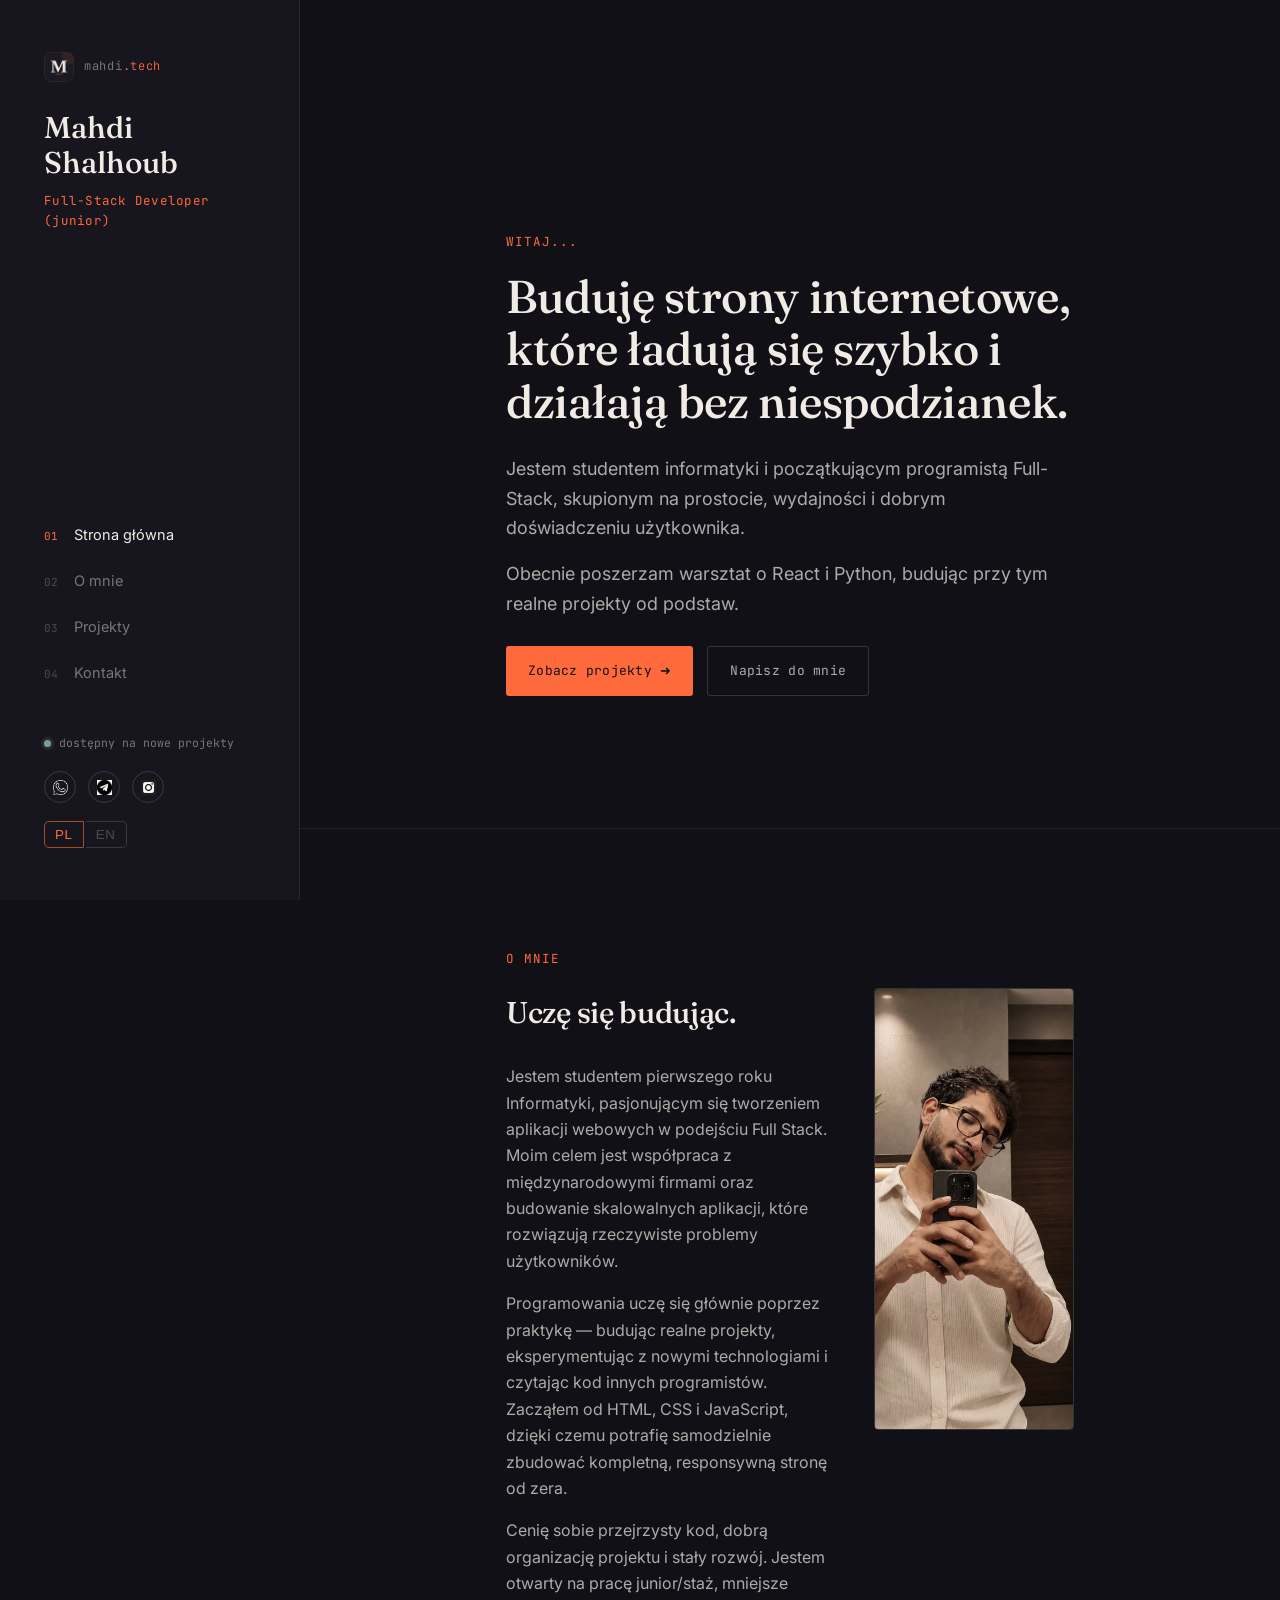
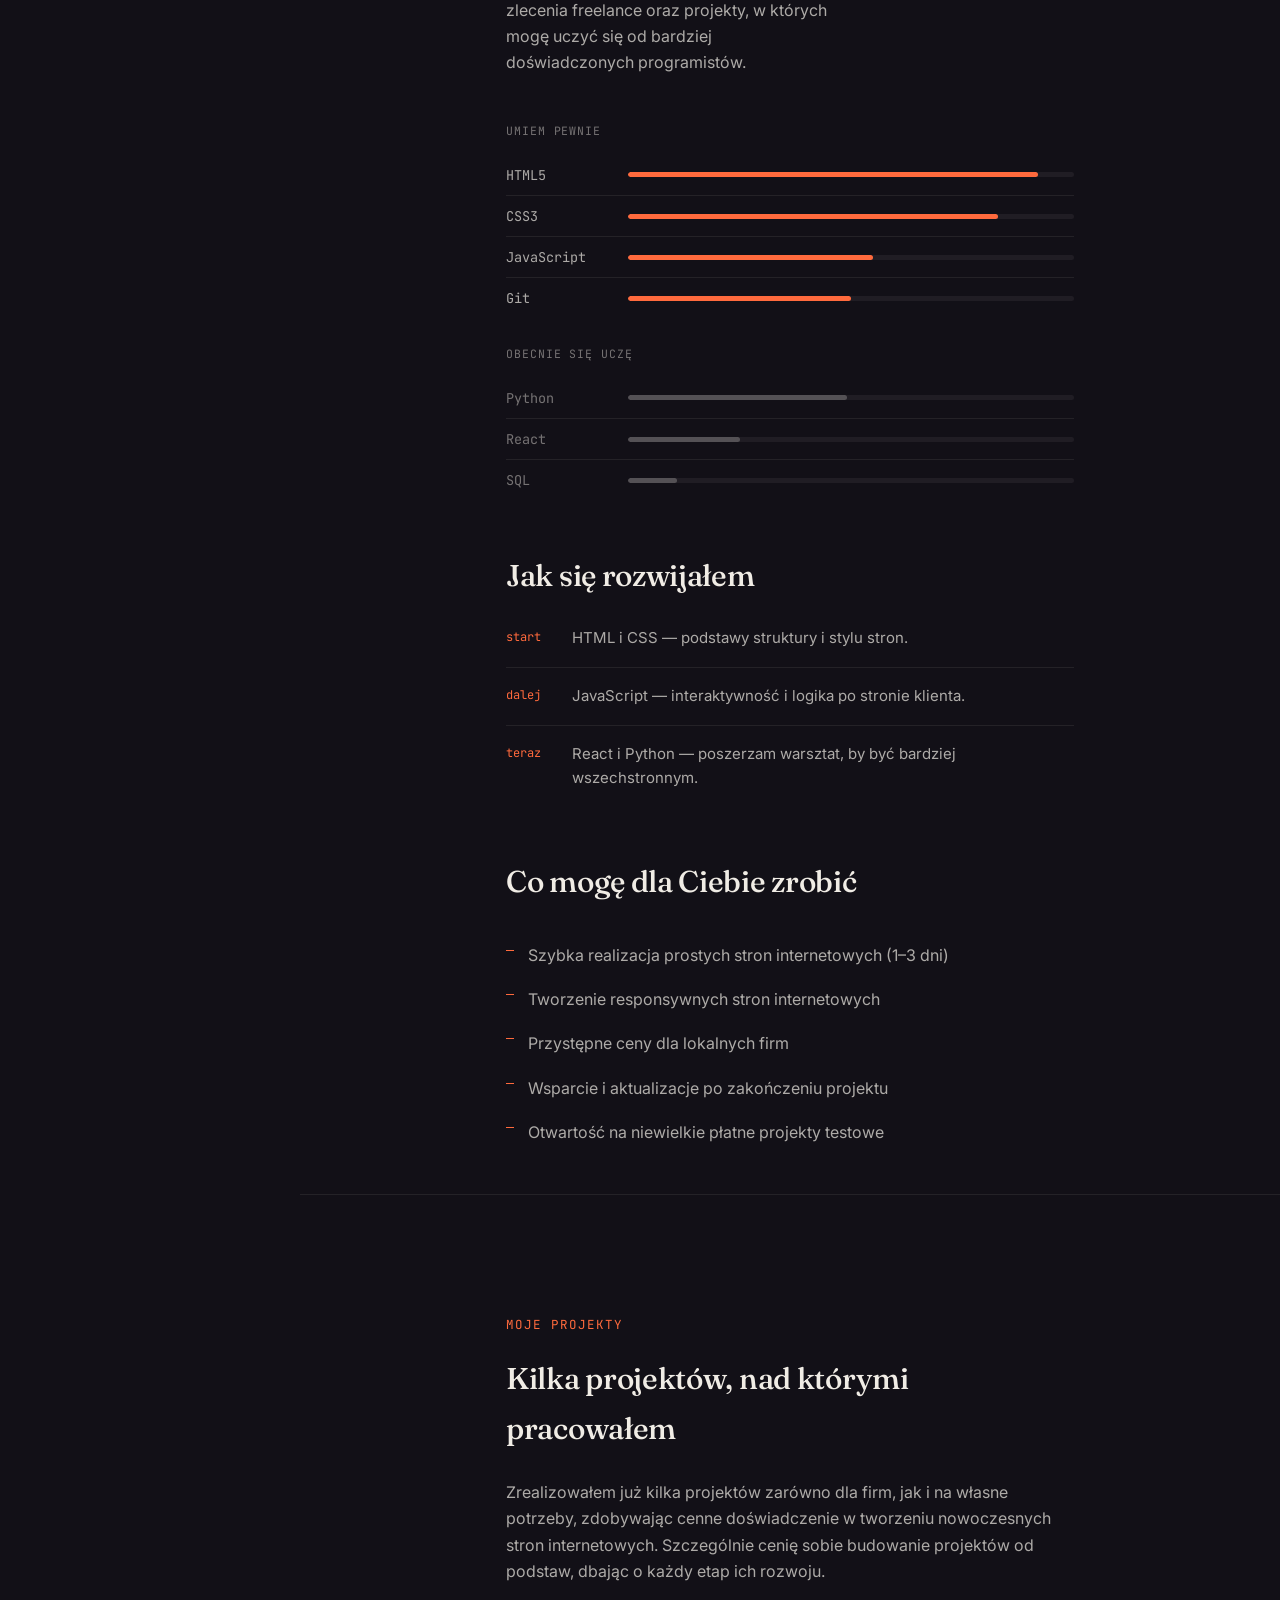
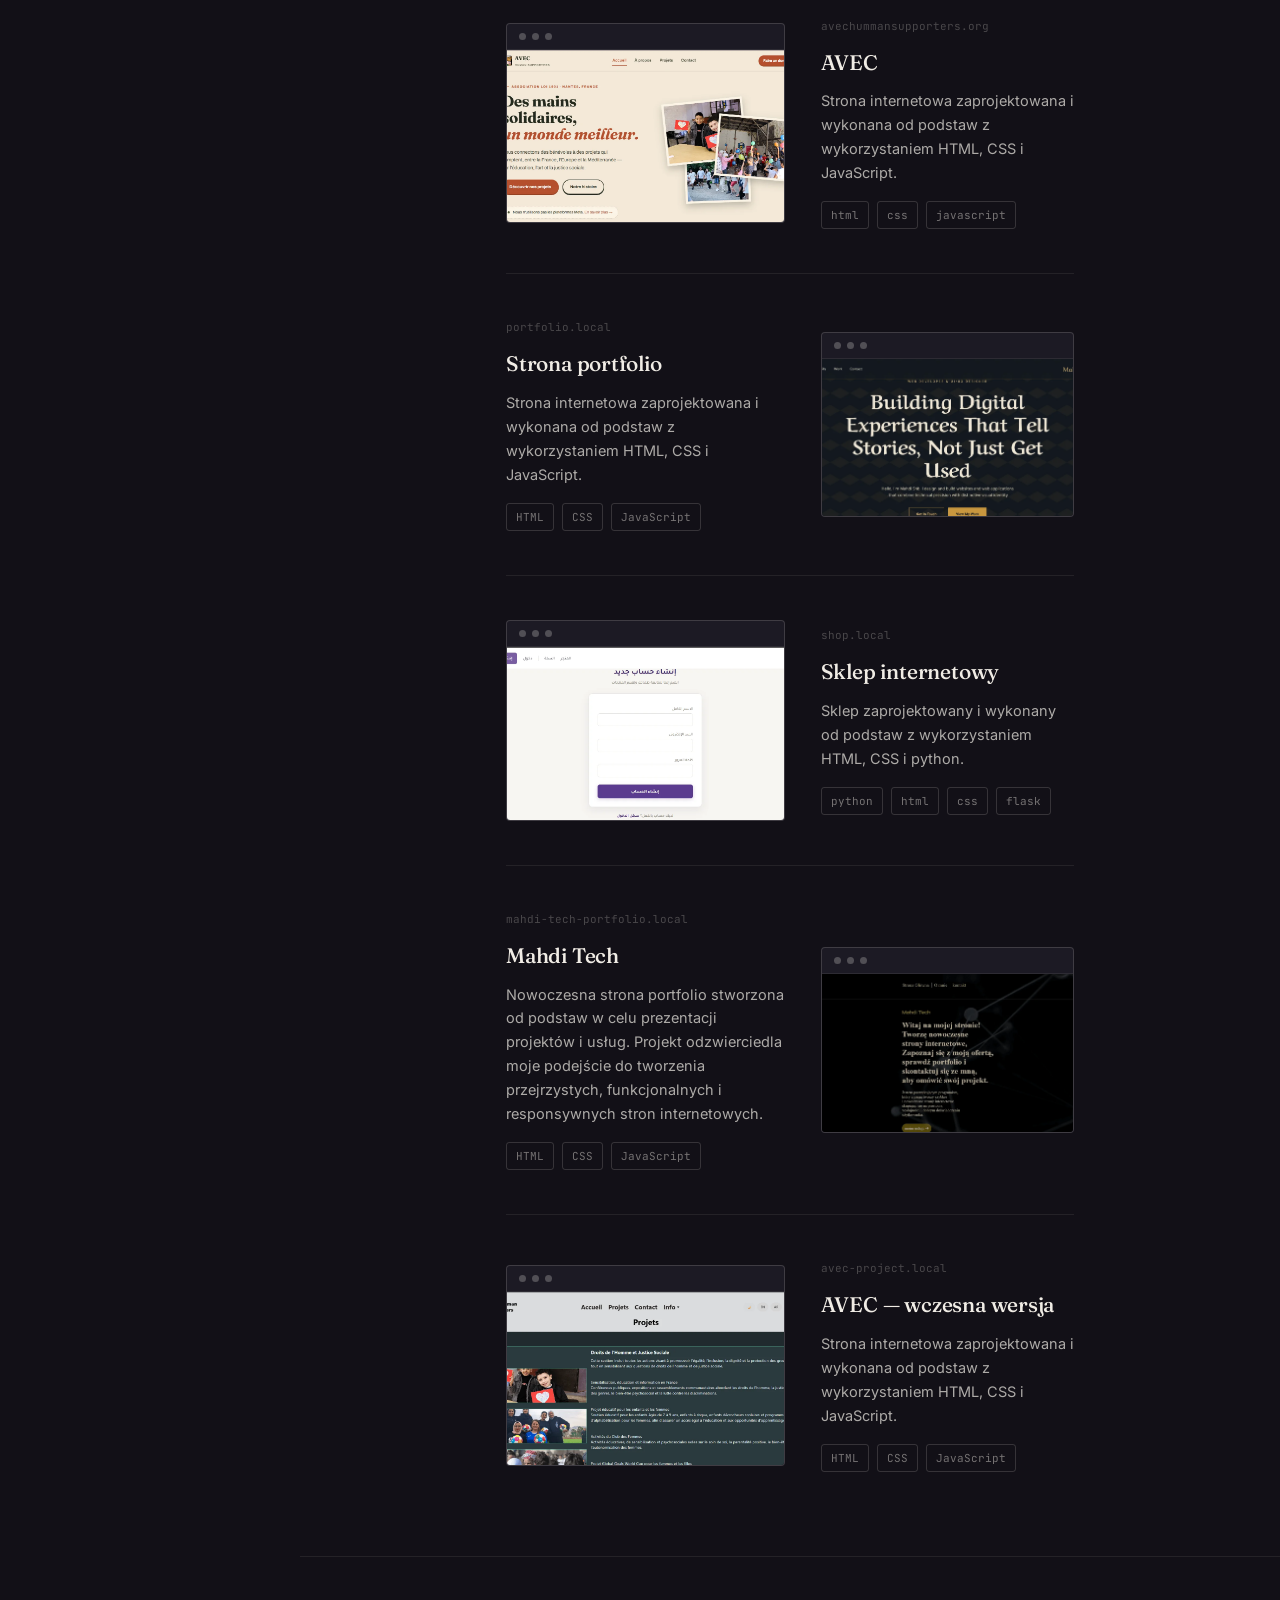
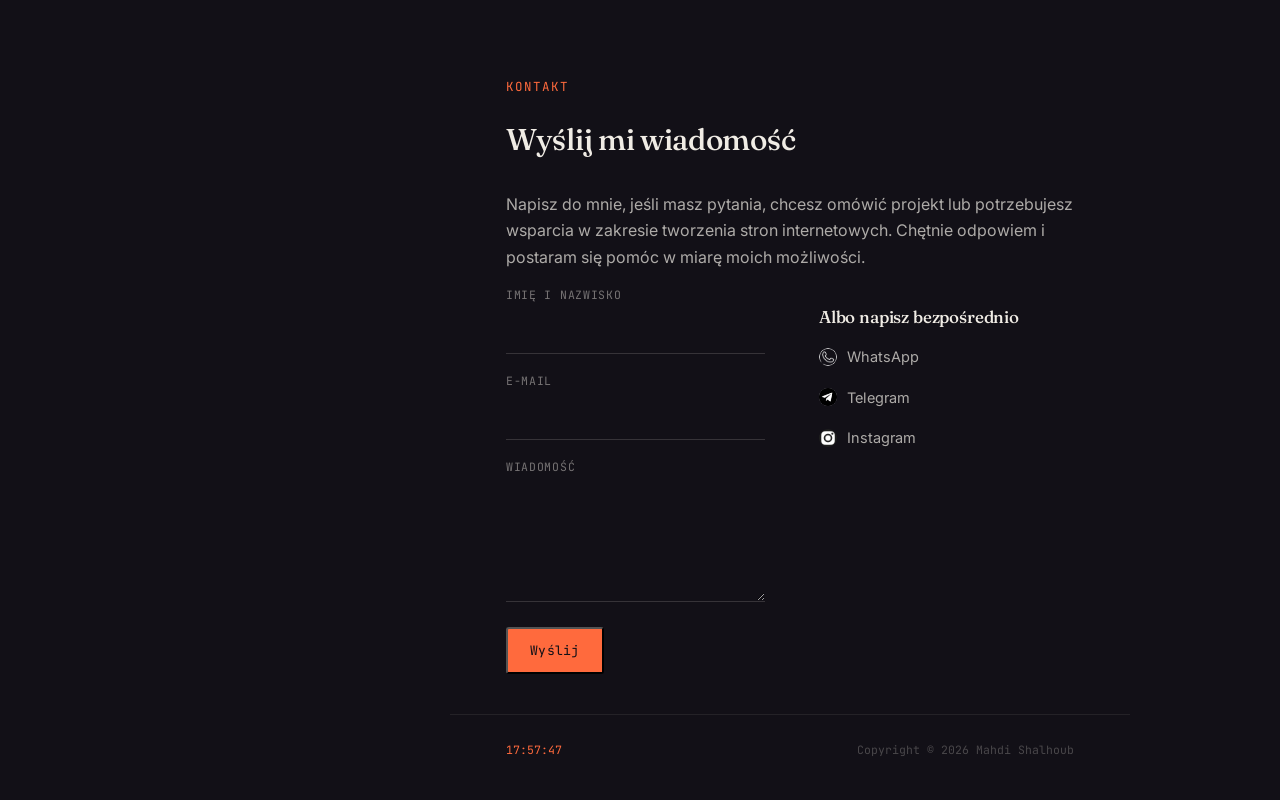
<file: index.html>
<!DOCTYPE html>
<html lang="pl">
<head>
<meta charset="UTF-8">
<meta name="viewport" content="width=device-width, initial-scale=1.0">
<title>Mahdi Shb — Full-Stack Developer</title>
<meta name="description" content="Mahdi Shalhoub — portfolio of a full-stack web developer. Modern, fast, responsive websites.">
<link rel="stylesheet" href="styles.css">
<link rel="icon" type="image/webp" href="pictures/logo.webp">
<link rel="preconnect" href="https://fonts.googleapis.com">
<link href="https://fonts.googleapis.com/css2?family=Fraunces:opsz,wght@9..144,400..600&family=Inter:wght@400;500;600&family=JetBrains+Mono:wght@400;500&display=swap" rel="stylesheet">
</head>
<body>

<!-- ============ DESKTOP IDENTITY RAIL ============ -->
<aside class="rail">
  <div class="rail-id">
    <a href="#home" class="rail-mark">
      <img src="pictures/logo.webp" alt="Mahdi Shalhoub logo">
      <span>mahdi<b class="cc">.tech</b></span>
    </a>
    <p class="rail-name">Mahdi<br>Shalhoub</p>
    <p class="rail-role" data-pl="Full-Stack Developer (junior)" data-en="Full-Stack Developer (junior)">Full-Stack Developer (junior)</p>
  </div>

  <nav class="rail-nav">
    <a class="rail-link" data-section="home" href="#home"><span class="idx">01</span><span data-pl="Strona główna" data-en="Home">Strona główna</span></a>
    <a class="rail-link" data-section="about" href="#about"><span class="idx">02</span><span data-pl="O mnie" data-en="About">O mnie</span></a>
    <a class="rail-link" data-section="projects" href="#projects"><span class="idx">03</span><span data-pl="Projekty" data-en="Projects">Projekty</span></a>
    <a class="rail-link" data-section="contact" href="#contact"><span class="idx">04</span><span data-pl="Kontakt" data-en="Contact">Kontakt</span></a>
  </nav>

  <div class="rail-foot">
    <div class="rail-status">
      <span class="dot"></span>
      <span data-pl="dostępny na nowe projekty" data-en="available for new projects">dostępny na nowe projekty</span>
    </div>
    <div class="rail-social">
      <a href="https://wa.me/+48517339377" target="_blank" rel="noopener" aria-label="WhatsApp"><img src="pictures/wapp3.webp" alt=""></a>
      <a href="https://t.me/mahdeeshb" target="_blank" rel="noopener" aria-label="Telegram"><img src="pictures/tg.webp" alt=""></a>
      <a href="https://www.instagram.com/ii._._.oo/" target="_blank" rel="noopener" aria-label="Instagram"><img src="pictures/ig.webp" alt=""></a>
    </div>
    <div class="rail-lang">
      <button data-lang="pl" class="on">PL</button>
      <button data-lang="en">EN</button>
    </div>
  </div>
</aside>

<!-- ============ MOBILE TOP BAR ============ -->
<div class="mbar">
  <a href="#home" class="mbar-name">mahdi<b class="cc">.tech</b></a>
  <nav class="mbar-nav">
    <a data-section="home" href="#home" data-pl="Główna" data-en="Home">Główna</a>
    <a data-section="about" href="#about" data-pl="O mnie" data-en="About">O mnie</a>
    <a data-section="projects" href="#projects" data-pl="Projekty" data-en="Projects">Projekty</a>
    <a data-section="contact" href="#contact" data-pl="Kontakt" data-en="Contact">Kontakt</a>
  </nav>
</div>

<main>

<!-- ============ HOME ============ -->
<section id="home" class="page-section">
  <p class="eyebrow" data-pl="witaj..." data-en="welcome...">witaj...</p>
  <h1 data-pl="Buduję strony internetowe, które ładują się szybko i działają bez niespodzianek." data-en="I build websites that load fast and work without surprises.">
    Buduję strony internetowe, które ładują się szybko i działają bez niespodzianek.
  </h1>
  <div class="hero-lines fade-in">
    <p class="lede" data-pl="Jestem studentem informatyki i początkującym programistą Full-Stack, skupionym na prostocie, wydajności i dobrym doświadczeniu użytkownika." data-en="I'm a Computer Science student and early-career Full-Stack developer, focused on simplicity, performance, and a great user experience.">
      Jestem studentem informatyki i początkującym programistą Full-Stack, skupionym na prostocie, wydajności i dobrym doświadczeniu użytkownika.
    </p>
    <p data-pl="Obecnie poszerzam warsztat o React i Python, budując przy tym realne projekty od podstaw." data-en="I'm currently expanding into React and Python, building real projects from scratch along the way.">
      Obecnie poszerzam warsztat o React i Python, budując przy tym realne projekty od podstaw.
    </p>
    <div class="hero-cta">
      <a class="btn" href="#projects"><span data-pl="Zobacz projekty ➜" data-en="View projects ➜">Zobacz projekty ➜</span></a>
      <a class="btn ghost" href="#contact"><span data-pl="Napisz do mnie" data-en="Get in touch">Napisz do mnie</span></a>
    </div>
  </div>
</section>

<hr class="rule">

<!-- ============ ABOUT ============ -->
<section id="about" class="page-section">
  <p class="eyebrow" data-pl="o mnie" data-en="about">o mnie</p>

  <div class="about-grid">
    <div>
      <h2 data-pl="Uczę się budując." data-en="I learn by building.">Uczę się budując.</h2>
      <p data-pl="Jestem studentem pierwszego roku Informatyki, pasjonującym się tworzeniem aplikacji webowych w podejściu Full Stack. Moim celem jest współpraca z międzynarodowymi firmami oraz budowanie skalowalnych aplikacji, które rozwiązują rzeczywiste problemy użytkowników."
         data-en="I'm a first-year Computer Science student, passionate about building web applications with a full-stack approach. My goal is to collaborate with international companies and build scalable web applications that solve real user problems.">
        Jestem studentem pierwszego roku Informatyki, pasjonującym się tworzeniem aplikacji webowych w podejściu Full Stack. Moim celem jest współpraca z międzynarodowymi firmami oraz budowanie skalowalnych aplikacji, które rozwiązują rzeczywiste problemy użytkowników.
      </p>
      <p data-pl="Programowania uczę się głównie poprzez praktykę — budując realne projekty, eksperymentując z nowymi technologiami i czytając kod innych programistów. Zacząłem od HTML, CSS i JavaScript, dzięki czemu potrafię samodzielnie zbudować kompletną, responsywną stronę od zera."
         data-en="I learn mostly by doing — building real projects, experimenting with new technologies, and reading other developers' code. I started with HTML, CSS, and JavaScript, which means I can build a complete, responsive website from scratch on my own.">
        Programowania uczę się głównie poprzez praktykę — budując realne projekty, eksperymentując z nowymi technologiami i czytając kod innych programistów. Zacząłem od HTML, CSS i JavaScript, dzięki czemu potrafię samodzielnie zbudować kompletną, responsywną stronę od zera.
      </p>
      <p data-pl="Cenię sobie przejrzysty kod, dobrą organizację projektu i stały rozwój. Jestem otwarty na pracę junior/staż, mniejsze zlecenia freelance oraz projekty, w których mogę uczyć się od bardziej doświadczonych programistów."
         data-en="I care about clean code, well-organized projects, and constant improvement. I'm open to junior roles, internships, smaller freelance jobs, and projects where I can learn from more experienced developers.">
        Cenię sobie przejrzysty kod, dobrą organizację projektu i stały rozwój. Jestem otwarty na pracę junior/staż, mniejsze zlecenia freelance oraz projekty, w których mogę uczyć się od bardziej doświadczonych programistów.
      </p>
    </div>
    <div class="about-photo">
      <img src="pictures/me.webp" alt="Mahdi Shalhoub" loading="lazy">
    </div>
  </div>

  <div class="confidence">
    <p class="confidence-label" data-pl="umiem pewnie" data-en="confident with">umiem pewnie</p>
    <div class="confidence-group">
      <div class="confidence-row"><span class="confidence-name">HTML5</span><div class="confidence-bar"><div class="confidence-fill" style="width:92%"></div></div></div>
      <div class="confidence-row"><span class="confidence-name">CSS3</span><div class="confidence-bar"><div class="confidence-fill" style="width:83%"></div></div></div>
      <div class="confidence-row"><span class="confidence-name">JavaScript</span><div class="confidence-bar"><div class="confidence-fill" style="width:55%"></div></div></div>
      <div class="confidence-row"><span class="confidence-name">Git</span><div class="confidence-bar"><div class="confidence-fill" style="width:50%"></div></div></div>
    </div>
    <p class="confidence-label" data-pl="obecnie się uczę" data-en="currently learning">obecnie się uczę</p>
    <div class="confidence-group">
      <div class="confidence-row learning"><span class="confidence-name">Python</span><div class="confidence-bar"><div class="confidence-fill" style="width:49%"></div></div></div>
      <div class="confidence-row learning"><span class="confidence-name">React</span><div class="confidence-bar"><div class="confidence-fill" style="width:25%"></div></div></div>
      <div class="confidence-row learning"><span class="confidence-name">SQL</span><div class="confidence-bar"><div class="confidence-fill" style="width:11%"></div></div></div>
    </div>
  </div>

  <h2 style="margin-top:50px;" data-pl="Jak się rozwijałem" data-en="How I got here">Jak się rozwijałem</h2>
  <ul class="timeline">
    <li><span class="year" data-pl="start" data-en="start">start</span><p data-pl="HTML i CSS — podstawy struktury i stylu stron." data-en="HTML and CSS — the basics of page structure and style.">HTML i CSS — podstawy struktury i stylu stron.</p></li>
    <li><span class="year" data-pl="dalej" data-en="next">dalej</span><p data-pl="JavaScript — interaktywność i logika po stronie klienta." data-en="JavaScript — interactivity and client-side logic.">JavaScript — interaktywność i logika po stronie klienta.</p></li>
    <li><span class="year" data-pl="teraz" data-en="now">teraz</span><p data-pl="React i Python — poszerzam warsztat, by być bardziej wszechstronnym." data-en="React and Python — expanding my toolkit to become more well-rounded.">React i Python — poszerzam warsztat, by być bardziej wszechstronnym.</p></li>
  </ul>

  <h2 style="margin-top:50px;" data-pl="Co mogę dla Ciebie zrobić" data-en="What I can do for you">Co mogę dla Ciebie zrobić</h2>
  <ul class="offer-list">
    <li data-pl="Szybka realizacja prostych stron internetowych (1–3 dni)" data-en="Fast turnaround on simple websites (1–3 days)">Szybka realizacja prostych stron internetowych (1–3 dni)</li>
    <li data-pl="Tworzenie responsywnych stron internetowych" data-en="Fully responsive web design">Tworzenie responsywnych stron internetowych</li>
    <li data-pl="Przystępne ceny dla lokalnych firm" data-en="Affordable rates for local businesses">Przystępne ceny dla lokalnych firm</li>
    <li data-pl="Wsparcie i aktualizacje po zakończeniu projektu" data-en="Post-launch support and updates">Wsparcie i aktualizacje po zakończeniu projektu</li>
    <li data-pl="Otwartość na niewielkie płatne projekty testowe" data-en="Open to small paid test projects">Otwartość na niewielkie płatne projekty testowe</li>
  </ul>
</section>

<hr class="rule">

<!-- ============ PROJECTS ============ -->
<section id="projects" class="page-section">
  <p class="eyebrow" data-pl="moje projekty" data-en="my projects">moje projekty</p>
  <h2 data-pl="Kilka projektów, nad którymi pracowałem" data-en="A few projects I've worked on">Kilka projektów, nad którymi pracowałem</h2>
  <p data-pl="Zrealizowałem już kilka projektów zarówno dla firm, jak i na własne potrzeby, zdobywając cenne doświadczenie w tworzeniu nowoczesnych stron internetowych. Szczególnie cenię sobie budowanie projektów od podstaw, dbając o każdy etap ich rozwoju."
     data-en="I've completed several projects, both for clients and on my own initiative, gaining real experience building modern websites. I especially enjoy building projects from scratch and staying involved in every stage of development.">
    Zrealizowałem już kilka projektów zarówno dla firm, jak i na własne potrzeby, zdobywając cenne doświadczenie w tworzeniu nowoczesnych stron internetowych. Szczególnie cenię sobie budowanie projektów od podstaw, dbając o każdy etap ich rozwoju.
  </p>

  <div style="margin-top:24px;">

    <div class="case">
      <div class="case-media">
        <div class="frame-bar"><span></span><span></span><span></span></div>
        <div class="case-slider">
          <img src="pictures/avecnew1.webp" alt="Podgląd projektu AVEC" onclick="openImage(this)" loading="lazy">
          <img src="pictures/avecnew2.webp" alt="Podgląd projektu AVEC" onclick="openImage(this)" loading="lazy">
          <img src="pictures/avecnew3.webp" alt="Podgląd projektu AVEC" onclick="openImage(this)" loading="lazy">
        </div>
      </div>
      <div>
        <p class="case-url">avechummansupporters.org</p>
        <h3 class="case-title">AVEC</h3>
        <p class="case-cap" data-pl="Strona internetowa zaprojektowana i wykonana od podstaw z wykorzystaniem HTML, CSS i JavaScript." data-en="Web site designed and built from scratch using HTML, CSS, and JavaScript.">
          Strona internetowa zaprojektowana i wykonana od podstaw z wykorzystaniem HTML, CSS i JavaScript..
        </p>
        <div class="case-tags"><span class="tag">html</span><span class="tag">css</span><span class="tag">javascript</span></div>
      </div>
    </div>

    <div class="case">
      <div class="case-media">
        <div class="frame-bar"><span></span><span></span><span></span></div>
        <div class="case-slider">
          <img src="pictures/portfilo1.webp" alt="Podgląd projektu portfolio" onclick="openImage(this)" loading="lazy">
          <img src="pictures/portfilo2.webp" alt="Podgląd projektu portfolio" onclick="openImage(this)" loading="lazy">
          <img src="pictures/portfilo3.webp" alt="Podgląd projektu portfolio" onclick="openImage(this)" loading="lazy">
        </div>
      </div>
      <div>
        <p class="case-url">portfolio.local</p>
        <h3 class="case-title" data-pl="Strona portfolio" data-en="Portfolio site">Strona portfolio</h3>
        <p class="case-cap" data-pl="Strona internetowa zaprojektowana i wykonana od podstaw z wykorzystaniem HTML, CSS i JavaScript." data-en="Web site designed and built from scratch using HTML, CSS, and JavaScript.">
          Strona internetowa zaprojektowana i wykonana od podstaw z wykorzystaniem HTML, CSS i JavaScript.
        </p>
        <div class="case-tags"><span class="tag">HTML</span><span class="tag">CSS</span><span class="tag">JavaScript</span></div>
      </div>
    </div>

    <div class="case">
      <div class="case-media">
        <div class="frame-bar"><span></span><span></span><span></span></div>
        <div class="case-slider">
          <img src="pictures/shop1.webp" alt="Podgląd projektu shop" onclick="openImage(this)" loading="lazy">
          <img src="pictures/shop2.webp" alt="Podgląd projektu shop" onclick="openImage(this)" loading="lazy">
          <img src="pictures/shop3.webp" alt="Podgląd projektu shop" onclick="openImage(this)" loading="lazy">
        </div>
      </div>
      <div>
        <p class="case-url">shop.local</p>
        <h3 class="case-title" data-pl="Sklep internetowy" data-en="Shop concept">Sklep internetowy</h3>
        <p class="case-cap" data-pl="Sklep zaprojektowany i wykonany od podstaw z wykorzystaniem HTML, CSS i python." data-en="Shop online designed and built from scratch using HTML, CSS  and Python.">
          Sklep internetowy zaprojektowany i wykonany od podstaw z wykorzystaniem HTML, CSS i python.
        </p>
        <div class="case-tags"><span class="tag">python</span><span class="tag">html</span><span class="tag">css</span><span class="tag">flask</span></div>
      </div>
    </div>

    <div class="case">
      <div class="case-media">
        <div class="frame-bar"><span></span><span></span><span></span></div>
        <div class="case-slider">
          <img src="pictures/mt.webp" alt="Podgląd projektu mahdi.tech" onclick="openImage(this)" loading="lazy">
          <img src="pictures/mt2.webp" alt="Podgląd projektu mahdi.tech" onclick="openImage(this)" loading="lazy">
          <img src="pictures/mt1.webp" alt="Podgląd projektu mahdi.tech" onclick="openImage(this)" loading="lazy">
        </div>
      </div>
      <div>
        <p class="case-url">mahdi-tech-portfolio.local</p>
        <h3 class="case-title">Mahdi Tech</h3>
        <p class="case-cap" data-pl="Nowoczesna strona portfolio stworzona od podstaw w celu prezentacji projektów i usług. Projekt odzwierciedla moje podejście do tworzenia przejrzystych, funkcjonalnych i responsywnych stron internetowych." data-en="A modern portfolio site built from scratch to showcase projects and services. It reflects my approach to clean, functional, responsive web design.">
          Nowoczesna strona portfolio stworzona od podstaw w celu prezentacji projektów i usług. Projekt odzwierciedla moje podejście do tworzenia przejrzystych, funkcjonalnych i responsywnych stron internetowych.
        </p>
        <div class="case-tags"><span class="tag">HTML</span><span class="tag">CSS</span><span class="tag">JavaScript</span></div>
      </div>
    </div>

    <div class="case">
      <div class="case-media">
        <div class="frame-bar"><span></span><span></span><span></span></div>
        <div class="case-slider">
          <img src="pictures/avec1.webp" alt="Podgląd projektu AVEC — wczesna wersja" onclick="openImage(this)" loading="lazy">
          <img src="pictures/avec2.webp" alt="Podgląd projektu AVEC — wczesna wersja" onclick="openImage(this)" loading="lazy">
          <img src="pictures/avec.webp" alt="Podgląd projektu AVEC — wczesna wersja" onclick="openImage(this)" loading="lazy">
        </div>
      </div>
      <div>
        <p class="case-url">avec-project.local</p>
        <h3 class="case-title" data-pl="AVEC — wczesna wersja" data-en="AVEC — early version">AVEC — wczesna wersja</h3>
        <p class="case-cap" data-pl="Strona internetowa zaprojektowana i wykonana od podstaw z wykorzystaniem HTML, CSS i JavaScript." data-en="A website designed and built from scratch using HTML, CSS, and JavaScript.">
          Strona internetowa zaprojektowana i wykonana od podstaw z wykorzystaniem HTML, CSS i JavaScript.
        </p>
        <div class="case-tags"><span class="tag">HTML</span><span class="tag">CSS</span><span class="tag">JavaScript</span></div>
      </div>
    </div>

  </div>

  <div id="lightbox" onclick="closeImage()">
    <img id="lightbox-img" alt="Powiększony podgląd">
  </div>
</section>

<hr class="rule">

<!-- ============ CONTACT ============ -->
<section id="contact" class="page-section">
  <p class="eyebrow" data-pl="kontakt" data-en="contact">kontakt</p>
  <h2 data-pl="Wyślij mi wiadomość" data-en="Send me a message">Wyślij mi wiadomość</h2>
  <p data-pl="Napisz do mnie, jeśli masz pytania, chcesz omówić projekt lub potrzebujesz wsparcia w zakresie tworzenia stron internetowych. Chętnie odpowiem i postaram się pomóc w miarę moich możliwości."
     data-en="Reach out if you have questions, want to discuss a project, or need help with your website. I'll get back to you and do my best to help.">
    Napisz do mnie, jeśli masz pytania, chcesz omówić projekt lub potrzebujesz wsparcia w zakresie tworzenia stron internetowych. Chętnie odpowiem i postaram się pomóc w miarę moich możliwości.
  </p>

  <div class="contact-wrap">
    <form id="contact-form">
      <div class="field">
        <label for="nazwisko" data-pl="Imię i Nazwisko" data-en="Full name">Imię i Nazwisko</label>
        <input id="nazwisko" name="from-name" type="text" required>
      </div>
      <div class="field">
        <label for="email" data-pl="E-mail" data-en="Email">E-mail</label>
        <input id="email" name="from-email" type="email" required>
      </div>
      <div class="field">
        <label for="tekst" data-pl="Wiadomość" data-en="Message">Wiadomość</label>
        <textarea id="tekst" name="message" rows="5" required></textarea>
      </div>
      <button type="submit" class="btn">
        <span data-pl="Wyślij" data-en="Send">Wyślij</span>
      </button>
    </form>

    <div class="contact-alt">
      <h3 data-pl="Albo napisz bezpośrednio" data-en="Or reach out directly">Albo napisz bezpośrednio</h3>
      <ul class="contact-channels">
        <li><a href="https://wa.me/+48517339377" target="_blank" rel="noopener"><img src="pictures/wapp3.webp" alt="">WhatsApp</a></li>
        <li><a href="https://t.me/mahdeeshb" target="_blank" rel="noopener"><img src="pictures/tg.webp" alt="">Telegram</a></li>
        <li><a href="https://www.instagram.com/ii._._.oo/" target="_blank" rel="noopener"><img src="pictures/ig.webp" alt="">Instagram</a></li>
      </ul>
    </div>
  </div>
</section>

<footer>
  <span id="zegar"></span>
  <span data-pl="Copyright © 2026 Mahdi Shalhoub" data-en="Copyright © 2026 Mahdi Shalhoub">Copyright © 2026 Mahdi Shalhoub</span>
</footer>

</main>

<script src="script.js"></script>
<script src="https://cdn.emailjs.com/dist/email.min.js"></script>
<script>
  (function(){
    emailjs.init("uKvCCxc60GxXZKdp-");
  })();
  document.getElementById("contact-form").addEventListener("submit", function(e){
    e.preventDefault();
    var lang = document.documentElement.getAttribute('lang') || 'pl';
    emailjs.sendForm("service_jeera9x", "template_v9ru9cf", this).then(function(){
      alert(lang === 'en' ? "Message sent!" : "Wiadomość wysłana!");
    }, function(error){
      alert(lang === 'en' ? "There was an error sending your message." : "Wystąpił błąd podczas wysyłania wiadomości.");
    });
  });
</script>
</body>
</html>
</file>
<file: styles.css>
:root{
  --bg: #121017;
  --bg-alt: #17151e;
  --panel: #1c1a24;
  --line: rgba(240,236,229,0.08);
  --line-strong: rgba(240,236,229,0.16);

  --accent: #ff6a3d;
  --accent-soft: rgba(255,106,61,0.13);
  --accent-dim: #a84b2a;

  --ink: #f0ece5;
  --ink-70: rgba(240,236,229,0.70);
  --ink-45: rgba(240,236,229,0.45);
  --ink-25: rgba(240,236,229,0.25);

  --moss: #7ea08a;

  --font-display: 'Fraunces', 'Georgia', serif;
  --font-body: 'Inter', -apple-system, sans-serif;
  --font-mono: 'JetBrains Mono', 'Courier New', monospace;

  --rail-w: 300px;
  --maxw: 680px;
}

*{ box-sizing: border-box; }
html{ scroll-behavior: smooth; }

body{
  margin: 0;
  min-height: 100vh;
  background: var(--bg);
  color: var(--ink-70);
  font-family: var(--font-body);
  line-height: 1.65;
}

a{ color: inherit; }
::selection{ background: var(--accent-soft); color: var(--ink); }

img{ max-width: 100%; display: block; }

/* ---------- Identity rail (fixed left sidebar) ---------- */
.rail{
  position: fixed;
  top: 0; left: 0; bottom: 0;
  width: var(--rail-w);
  padding: 52px 44px;
  display: flex;
  flex-direction: column;
  background: var(--bg-alt);
  border-right: 1px solid var(--line);
  z-index: 100;
}

.rail-id{ margin-bottom: 46px; }
.rail-mark{
  display: inline-flex;
  align-items: center;
  gap: 10px;
  text-decoration: none;
  margin-bottom: 28px;
}
.rail-mark img{ width: 30px; height: 30px; border-radius: 7px; }
.rail-mark span{
  font-family: var(--font-mono);
  font-size: 12px;
  letter-spacing: 0.06em;
  color: var(--ink-45);
}

.rail-name{
  font-family: var(--font-display);
  font-optical-sizing: auto;
  font-weight: 500;
  font-size: 30px;
  line-height: 1.18;
  color: var(--ink);
  margin: 0 0 10px;
}
.cc{ font-weight: 300; color: var(--accent); }
.rail-role{
  font-family: var(--font-mono);
  font-size: 12.5px;
  color: var(--accent);
  letter-spacing: 0.02em;
}

.rail-nav{
  display: flex;
  flex-direction: column;
  gap: 4px;
  margin: auto 0 0;
  padding-top: 40px;
}
.rail-link{
  display: flex;
  align-items: baseline;
  gap: 12px;
  padding: 9px 0;
  text-decoration: none;
  color: var(--ink-45);
  font-size: 14.5px;
  transition: color 0.2s ease, gap 0.2s ease;
}
.rail-link .idx{
  font-family: var(--font-mono);
  font-size: 11px;
  color: var(--ink-25);
  width: 18px;
}
.rail-link:hover{ color: var(--ink-70); }
.rail-link.active{ color: var(--ink); }
.rail-link.active .idx{ color: var(--accent); }

.rail-foot{
  padding-top: 40px;
  display: flex;
  flex-direction: column;
  gap: 18px;
}
.rail-status{
  display: flex;
  align-items: center;
  gap: 8px;
  font-family: var(--font-mono);
  font-size: 11.5px;
  color: var(--ink-45);
}
.rail-status .dot{
  width: 7px; height: 7px; border-radius: 50%;
  background: var(--moss);
  box-shadow: 0 0 0 3px rgba(126,160,138,0.15);
  flex: none;
}
.rail-social{ display: flex; gap: 12px; }
.rail-social a{
  width: 32px; height: 32px;
  border-radius: 50%;
  border: 1px solid var(--line-strong);
  display: flex; align-items: center; justify-content: center;
  transition: border-color 0.2s ease, transform 0.15s ease;
}
.rail-social a:hover{ border-color: var(--accent); transform: translateY(-2px); }
.rail-social img{ width: 15px; height: 15px; }

.rail-lang{
  display: flex;
  gap: 2px;
  font-family: var(--font-mono);
  font-size: 11px;
}
.rail-lang button{
  background: none;
  border: 1px solid var(--line-strong);
  color: var(--ink-25);
  padding: 5px 10px;
  cursor: pointer;
  letter-spacing: 0.05em;
  transition: color 0.2s ease, border-color 0.2s ease;
}
.rail-lang button:first-child{ border-radius: 5px 0 0 5px; }
.rail-lang button:last-child{ border-radius: 0 5px 5px 0; border-left: none; }
.rail-lang button.on{ color: var(--accent); border-color: var(--accent-dim); }

/* ---------- Mobile top bar (replaces rail under 900px) ---------- */
.mbar{
  display: none;
  position: sticky;
  top: 0;
  z-index: 100;
  background: var(--bg-alt);
  border-bottom: 1px solid var(--line);
  padding: 14px 20px;
  align-items: center;
  justify-content: space-between;
}
.mbar-name{
  font-family: var(--font-display);
  font-size: 17px;
  color: var(--ink);
  text-decoration: none;
}
.mbar-nav{
  display: flex;
  gap: 16px;
  font-family: var(--font-mono);
  font-size: 12px;
}
.mbar-nav a{ text-decoration: none; color: var(--ink-45); }
.mbar-nav a.active{ color: var(--accent); }

@media (max-width: 900px){
  .rail{ display: none; }
  .mbar{ display: flex; }
  main{ margin-left: 0 !important; }
}

/* ---------- Main content column ---------- */
main{
  margin-left: var(--rail-w);
  position: relative;
}

.page-section{
  max-width: var(--maxw);
  padding: 120px 56px 40px;
  margin: 0 auto;
  scroll-margin-top: 20px;
}
#home.page-section{ padding-top: 140px; min-height: 92vh; display: flex; flex-direction: column; justify-content: center; }

@media (max-width: 900px){
  .page-section{ padding: 64px 28px 20px; }
  #home.page-section{ padding-top: 56px; min-height: auto; }
}

.eyebrow{
  font-family: var(--font-mono);
  font-size: 12.5px;
  color: var(--accent);
  letter-spacing: 0.08em;
  text-transform: uppercase;
  margin: 0 0 18px;
}

h1,h2,h3{
  font-family: var(--font-display);
  font-weight: 500;
  color: var(--ink);
  letter-spacing: -0.01em;
}
h1{ font-size: clamp(32px, 4.4vw, 46px); line-height: 1.14; margin: 0 0 22px; }
h2{ font-size: clamp(24px, 3vw, 30px); margin: 0 0 26px; }

p{ margin: 0 0 16px; max-width: 58ch; }
.lede{ font-size: 18px; color: var(--ink-70); }

/* ---------- Hero ---------- */
.hero-lines{ margin-top: 4px; }
.hero-lines p{ font-size: 18px; }
.hero-cta{ display: flex; gap: 14px; margin-top: 28px; flex-wrap: wrap; }

.btn{
  display: inline-flex;
  align-items: center;
  gap: 9px;
  font-family: var(--font-mono);
  font-size: 13px;
  text-decoration: none;
  color: var(--bg);
  background: var(--accent);
  padding: 13px 22px;
  border-radius: 3px;
  letter-spacing: 0.02em;
  transition: background 0.2s ease, transform 0.15s ease;
}
.btn:hover{ background: #ff855e; transform: translateY(-1px); }
.btn.ghost{
  background: transparent;
  color: var(--ink-70);
  border: 1px solid var(--line-strong);
}
.btn.ghost:hover{ color: var(--ink); border-color: var(--ink-45); background: transparent; }

/* ---------- Section divider rule ---------- */
.rule{
  border: none;
  border-top: 1px solid var(--line);
  margin: 0;
}

/* ---------- About ---------- */
.about-grid{
  display: grid;
  grid-template-columns: 1fr 200px;
  gap: 40px;
  align-items: start;
}
.about-photo img{
  border-radius: 4px;
  border: 1px solid var(--line-strong);
  filter: grayscale(30%);
}
@media (max-width: 720px){
  .about-grid{ grid-template-columns: 1fr; }
  .about-photo{ order: -1; max-width: 180px; }
}

.confidence{ margin: 30px 0 8px; }
.confidence-group{ margin-bottom: 26px; }
.confidence-label{
  font-family: var(--font-mono);
  font-size: 11.5px;
  color: var(--ink-45);
  text-transform: uppercase;
  letter-spacing: 0.08em;
  margin-bottom: 14px;
}
.confidence-row{
  display: flex;
  align-items: center;
  gap: 14px;
  padding: 9px 0;
  border-bottom: 1px solid var(--line);
}
.confidence-row:last-child{ border-bottom: none; }
.confidence-name{
  font-family: var(--font-mono);
  font-size: 13.5px;
  color: var(--ink-70);
  width: 108px;
  flex: none;
}
.confidence-bar{
  flex: 1;
  height: 5px;
  background: rgba(240,236,229,0.06);
  border-radius: 3px;
  overflow: hidden;
}
.confidence-fill{
  height: 100%;
  background: var(--accent);
  border-radius: 3px;
}
.confidence-row.learning .confidence-fill{ background: var(--ink-25); }
.confidence-row.learning .confidence-name{ color: var(--ink-45); }

.timeline{ list-style: none; margin: 0; padding: 0; }
.timeline li{
  padding: 16px 0;
  border-bottom: 1px solid var(--line);
  display: flex;
  gap: 20px;
}
.timeline li:first-child{ padding-top: 0; }
.timeline li:last-child{ border-bottom: none; }
.timeline .year{
  font-family: var(--font-mono);
  font-size: 12px;
  color: var(--accent);
  flex: none;
  width: 46px;
  padding-top: 2px;
}
.timeline p{ margin: 0; color: var(--ink-70); font-size: 15px; }

.offer-list{ list-style: none; margin: 0; padding: 0; }
.offer-list li{
  position: relative;
  padding: 9px 0 9px 22px;
  color: var(--ink-70);
}
.offer-list li::before{
  content: "";
  position: absolute;
  left: 0; top: 17px;
  width: 8px; height: 1px;
  background: var(--accent);
}

/* ---------- Projects (case-study rows) ---------- */
.case{
  display: grid;
  grid-template-columns: 1.1fr 1fr;
  gap: 36px;
  align-items: center;
  padding: 44px 0;
  border-bottom: 1px solid var(--line);
}
.case:first-child{ padding-top: 8px; }
.case:last-child{ border-bottom: none; }
.case:nth-child(even) .case-media{ order: 2; }
.case-media{
  position: relative;
  border-radius: 4px;
  overflow: hidden;
  border: 1px solid var(--line-strong);
  background: var(--panel);
}
.case-media .frame-bar{
  display: flex;
  gap: 6px;
  padding: 9px 12px;
  border-bottom: 1px solid var(--line);
}
.case-media .frame-bar span{ width: 7px; height: 7px; border-radius: 50%; background: var(--ink-25); }
.case-slider{ display: flex; overflow-x: auto; scrollbar-width: none; }
.case-slider::-webkit-scrollbar{ display: none; }
.case-slider img{
  flex: none;
  width: 100%;
  cursor: zoom-in;
  object-fit: cover;
  aspect-ratio: 16/10;
  scroll-snap-align: start;
}
.case-slider{ scroll-snap-type: x mandatory; }

.case-url{
  font-family: var(--font-mono);
  font-size: 11px;
  color: var(--ink-25);
  margin: 0 0 10px;
}
.case-title{
  font-family: var(--font-display);
  font-size: 21px;
  color: var(--ink);
  margin: 0 0 10px;
  font-weight: 500;
}
.case-cap{ font-size: 14.5px; margin-bottom: 16px; }
.case-tags{ display: flex; flex-wrap: wrap; gap: 8px; }
.case-tags .tag{
  font-family: var(--font-mono);
  font-size: 11px;
  color: var(--ink-45);
  border: 1px solid var(--line-strong);
  border-radius: 3px;
  padding: 4px 9px;
}

@media (max-width: 780px){
  .case{ grid-template-columns: 1fr; gap: 18px; padding: 32px 0; }
  .case:nth-child(even) .case-media{ order: 0; }
}

#lightbox{
  display: none;
  position: fixed; inset: 0;
  background: rgba(10,9,13,0.94);
  justify-content: center;
  align-items: center;
  z-index: 999;
  cursor: zoom-out;
  padding: 30px;
}
#lightbox img{ max-width: 100%; max-height: 100%; border-radius: 4px; }

/* ---------- Contact ---------- */
.contact-wrap{
  display: grid;
  grid-template-columns: 1fr 1fr;
  gap: 50px;
}
@media (max-width: 780px){
  .contact-wrap{ grid-template-columns: 1fr; }
}
.field{ margin-bottom: 18px; }
.field label{
  display: block;
  font-family: var(--font-mono);
  font-size: 11.5px;
  color: var(--ink-45);
  text-transform: uppercase;
  letter-spacing: 0.06em;
  margin-bottom: 9px;
}
.field input, .field textarea{
  width: 100%;
  background: transparent;
  border: none;
  border-bottom: 1px solid var(--line-strong);
  border-radius: 0;
  padding: 10px 2px;
  color: var(--ink);
  font-family: var(--font-body);
  font-size: 15px;
}
.field input:focus, .field textarea:focus{
  outline: none;
  border-color: var(--accent);
}
.field textarea{ resize: vertical; min-height: 90px; }

.contact-alt{ padding-left: 4px; }
.contact-alt h3{ font-size: 17px; margin-bottom: 14px; }
.contact-channels{ list-style: none; padding: 0; margin: 0 0 30px; }
.contact-channels li{ margin-bottom: 12px; }
.contact-channels a{
  display: inline-flex;
  align-items: center;
  gap: 10px;
  text-decoration: none;
  color: var(--ink-70);
  font-size: 14.5px;
  transition: color 0.2s ease;
}
.contact-channels a:hover{ color: var(--accent); }
.contact-channels img{ width: 18px; height: 18px; border-radius: 50%; }

/* ---------- Footer ---------- */
footer{
  border-top: 1px solid var(--line);
  padding: 26px 56px 40px;
  max-width: var(--maxw);
  margin: 0 auto;
  display: flex;
  justify-content: space-between;
  gap: 16px;
  font-family: var(--font-mono);
  font-size: 11.5px;
  color: var(--ink-25);
  flex-wrap: wrap;
}
#zegar{ color: var(--accent); }

@media (max-width: 900px){
  footer{ padding: 26px 28px 40px; }
}

/* ---------- Motion ---------- */
.fade-in{ opacity: 0; transform: translateY(8px); animation: fadeIn 0.7s ease forwards; }
@keyframes fadeIn{ to{ opacity: 1; transform: translateY(0); } }

@media (prefers-reduced-motion: reduce){
  html{ scroll-behavior: auto; }
  .fade-in{ animation: none; opacity: 1; transform: none; }
}

a:focus-visible, button:focus-visible, input:focus-visible, textarea:focus-visible{
  outline: 2px solid var(--accent);
  outline-offset: 2px;
}
</file>
